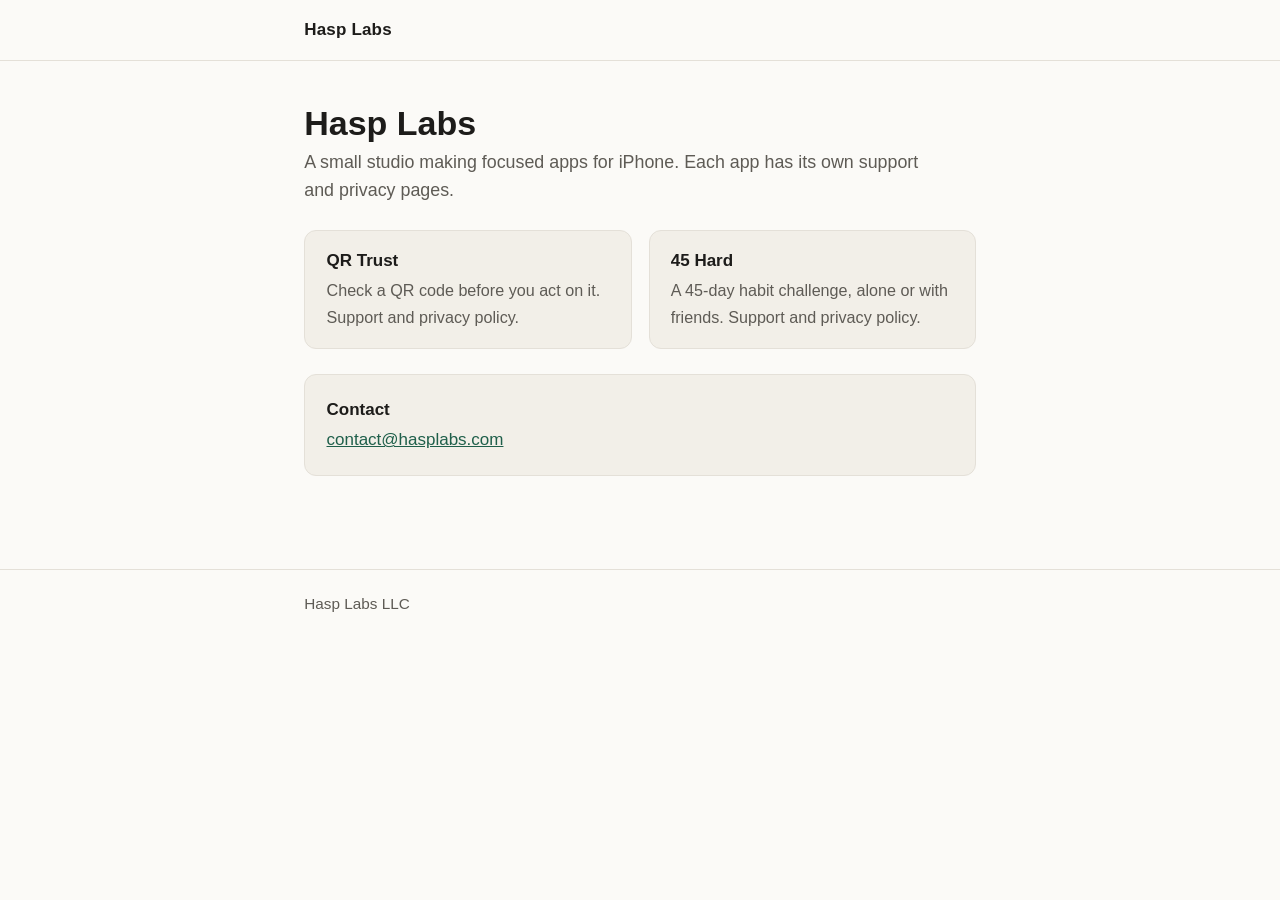
<file: index.html>
<!doctype html>
<html lang="en">
<head>
  <meta charset="utf-8">
  <meta name="viewport" content="width=device-width, initial-scale=1">
  <title>Hasp Labs</title>
  <meta name="description" content="Hasp Labs LLC makes apps for iPhone. Support and privacy pages for each app.">
  <link rel="stylesheet" href="/assets/site.css">
</head>
<body>
  <header class="site">
    <div class="inner">
      <a class="brand" href="/">Hasp Labs</a>
    </div>
  </header>
  <main>
    <h1>Hasp Labs</h1>
    <p class="lede">A small studio making focused apps for iPhone. Each app has its own support and privacy pages.</p>

    <div class="cards">
      <a class="card" href="https://hasplabs.github.io/qrtrust/"><strong>QR Trust</strong><span>Check a QR code before you act on it. Support and privacy policy.</span></a>
      <a class="card" href="https://hasplabs.github.io/fortyfivehard/"><strong>45 Hard</strong><span>A 45-day habit challenge, alone or with friends. Support and privacy policy.</span></a>
    </div>

    <div class="contact">
      <p><strong>Contact</strong></p>
      <p><a href="mailto:contact@hasplabs.com">contact@hasplabs.com</a></p>
    </div>
  </main>
  <footer class="site">
    <div class="inner">Hasp Labs LLC</div>
  </footer>
</body>
</html>
</file>
<file: assets/site.css>
:root {
  color-scheme: light dark;
  --bg: #fbfaf7;
  --ink: #1d1c1a;
  --muted: #5e5b55;
  --rule: #e4e0d8;
  --accent: #1f5f4a;
  --accent-ink: #ffffff;
  --card: #f2efe8;
}
@media (prefers-color-scheme: dark) {
  :root {
    --bg: #161614;
    --ink: #ecebe6;
    --muted: #a6a29a;
    --rule: #2c2b27;
    --accent: #7fc8a9;
    --accent-ink: #0f1a15;
    --card: #1f1f1c;
  }
}
* { box-sizing: border-box; }
html { font-size: 17px; }
body {
  margin: 0;
  background: var(--bg);
  color: var(--ink);
  font-family: -apple-system, BlinkMacSystemFont, "Segoe UI", Helvetica, Arial, sans-serif;
  line-height: 1.55;
  -webkit-font-smoothing: antialiased;
}
header.site {
  border-bottom: 1px solid var(--rule);
}
header.site .inner, main, footer.site .inner {
  max-width: 42rem;
  margin: 0 auto;
  padding: 0 1.25rem;
}
header.site .inner {
  display: flex;
  align-items: baseline;
  justify-content: space-between;
  gap: 1rem;
  padding-top: 1rem;
  padding-bottom: 1rem;
}
header.site a { color: var(--ink); text-decoration: none; }
header.site .brand { font-weight: 700; letter-spacing: 0.01em; }
header.site nav a { color: var(--muted); margin-left: 1rem; font-size: 0.95rem; }
header.site nav a:hover, header.site .brand:hover { color: var(--accent); }
main { padding-top: 2.5rem; padding-bottom: 4rem; }
h1 { font-size: 2rem; line-height: 1.15; margin: 0 0 0.35rem; text-wrap: balance; }
h2 { font-size: 1.25rem; margin: 2.25rem 0 0.6rem; }
h3 { font-size: 1.05rem; margin: 1.5rem 0 0.4rem; }
p, li { max-width: 65ch; }
p.lede { color: var(--muted); font-size: 1.05rem; margin-top: 0; }
p.meta { color: var(--muted); font-size: 0.9rem; margin: 0 0 2rem; }
a { color: var(--accent); }
ul { padding-left: 1.25rem; }
li + li { margin-top: 0.35rem; }
dl { margin: 0; }
dt { font-weight: 600; margin-top: 1rem; }
dd { margin: 0.2rem 0 0; }
.contact {
  background: var(--card);
  border: 1px solid var(--rule);
  border-radius: 12px;
  padding: 1rem 1.25rem;
  margin: 1.5rem 0;
}
.contact p { margin: 0.25rem 0; }
.cards { display: grid; gap: 1rem; grid-template-columns: 1fr; margin-top: 1.5rem; }
@media (min-width: 40rem) { .cards { grid-template-columns: 1fr 1fr; } }
.card {
  display: block;
  background: var(--card);
  border: 1px solid var(--rule);
  border-radius: 12px;
  padding: 1rem 1.25rem;
  color: var(--ink);
  text-decoration: none;
}
.card:hover { border-color: var(--accent); }
.card strong { display: block; margin-bottom: 0.25rem; }
.card span { color: var(--muted); font-size: 0.95rem; }
footer.site { border-top: 1px solid var(--rule); color: var(--muted); font-size: 0.9rem; }
footer.site .inner { padding-top: 1.25rem; padding-bottom: 1.5rem; }
code { font-family: ui-monospace, SFMono-Regular, Menlo, Consolas, monospace; font-size: 0.92em; }
a:focus-visible { outline: 2px solid var(--accent); outline-offset: 2px; }
</file>
